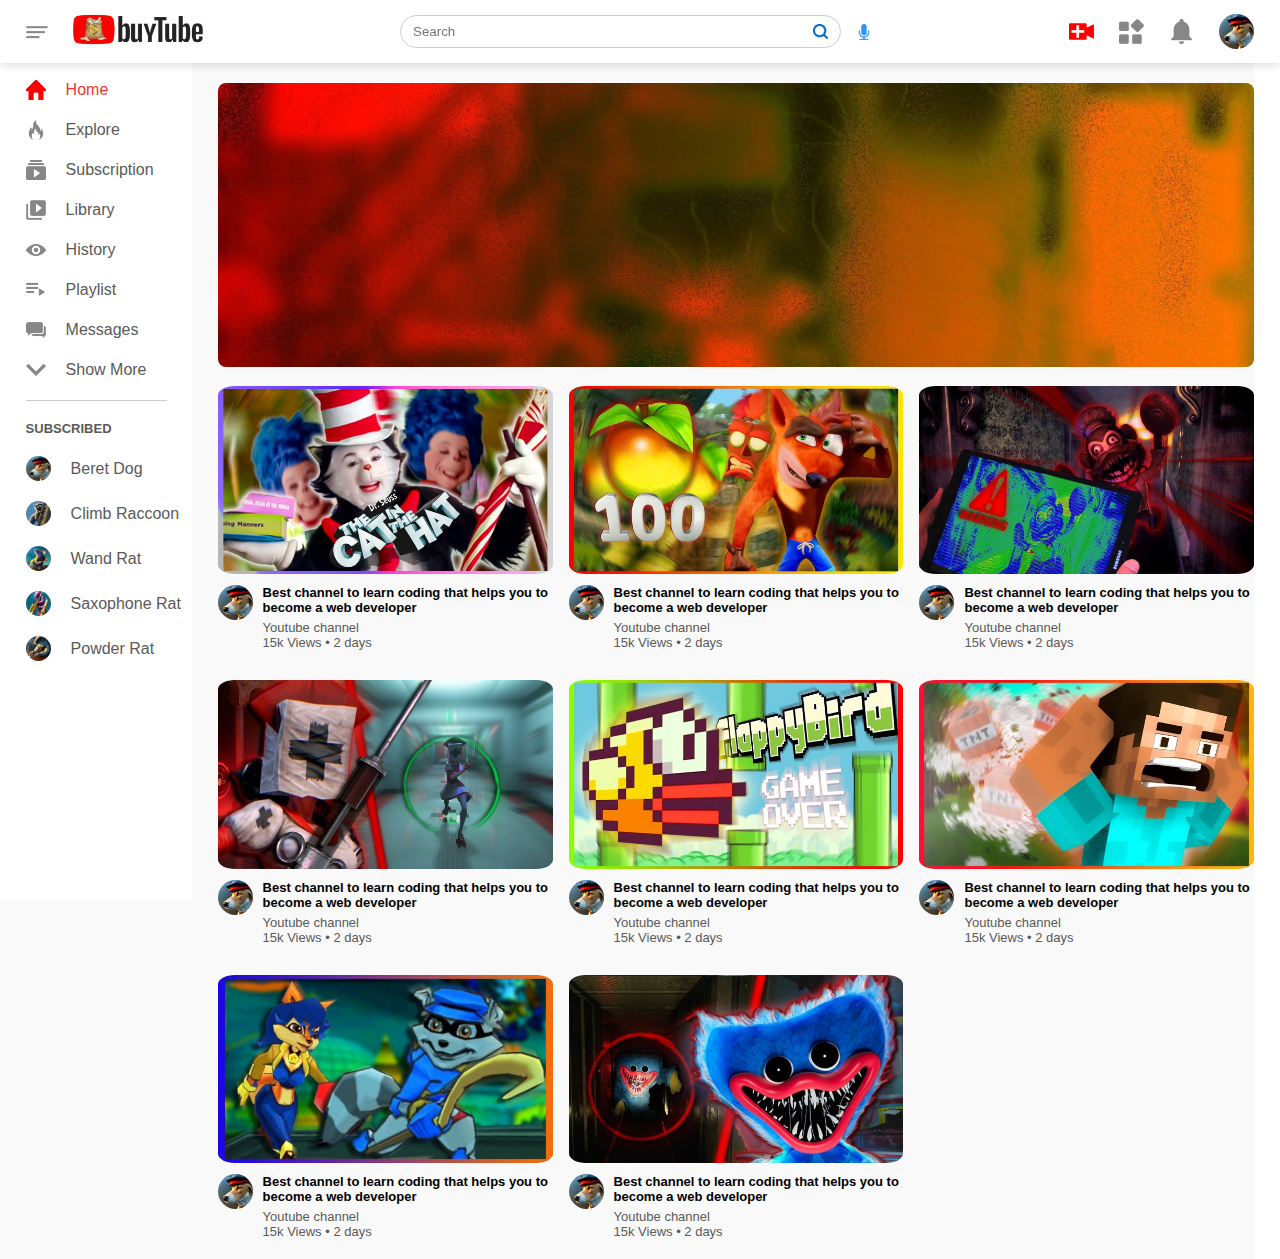
<file: index.html>
<!DOCTYPE html>
<html lang="en">
<head>
    <meta charset="UTF-8">
    <meta http-equiv="X-UA-Compatible" content="IE=edge">
    <meta name="viewport" content="width=device-width, initial-scale=1.0">
    <link rel="stylesheet" href="style.css">
    <title>SampleTube</title>
</head>
<body>
    <nav class="flex-div">
        <div class="nav-left flex-div">
            <img src="images/icons/menu.png" class="menu-icon">
            <a href="index.html"><img src="images/icons/logo.png" class="logo"></a>
        </div>
        <div class="nav-middle flex-div">
            <div class="search-box flex-div">
                <input type="text" placeholder="Search">
                <img src="images/icons/search.png">
            </div>
            <img src="images/icons/voice-search.png" class="mic-icon">
        </div>
        <div class="nav-right flex-div">
            <img src="images/icons/upload.png">
            <img src="images/icons/more.png">
            <img src="images/icons/notification.png">
            <img src="images/beret-dog.png" class="user-icon" onclick="toggleMenu()">

<!------- profile-drop-down-menu ------->
            
        </div>
        <div class="profile-menu-wrap" id="profileMenu">
            <div class="profile-menu">
                <div class="user-info">
                    <img src="images/beret-dog.png">
                    <div>
                        <h3>Beret dog</h3>
                        <a href="#">Your Account</a>
                    </div>
                </div>
                <hr>
                <a href="channel.html" class="profile-menu-link">
                    <img src="images/icons/user.png">
                    <p>Your Channel</p>
                    <span>></span>
                </a>
                <a href="#" class="profile-menu-link">
                    <img src="images/icons/switch_user.png">
                    <p>Switch Account</p>
                    <span>></span>
                </a>
                <a href="#" class="profile-menu-link">
                    <img src="images/icons/yt_studio.png">
                    <p>YouTube Studio</p>
                    <span>></span>
                </a>
                <a href="#" class="profile-menu-link">
                    <img src="images/icons/logout.png">
                    <p>Log Out</p>
                    <span>></span>
                </a>
            </div>
        </div>
    </nav>
    <!------- sidebar ------->
    <div class="sidebar">
        <div class="shortcut-links">
            <a href=""><img src="images/icons/home.png"><p>Home</p></a>
            <a href=""><img src="images/icons/explore.png"><p>Explore</p></a>
            <a href=""><img src="images/icons/subscription.png"><p>Subscription</p></a>
            <a href=""><img src="images/icons/library.png"><p>Library</p></a>
            <a href=""><img src="images/icons/history.png"><p>History</p></a>
            <a href=""><img src="images/icons/playlist.png"><p>Playlist</p></a>
            <a href=""><img src="images/icons/messages.png"><p>Messages</p></a>
            <a href=""><img src="images/icons/show-more.png"><p>Show More</p></a>
            <hr>
        </div>
        <div class="subscribed-list">
            <h3>SUBSCRIBED</h3>
            <a href=""><img src="images/beret-dog.png"><p>Beret Dog</p></a>
            <a href=""><img src="images/climb-raccoon.png"><p>Climb Raccoon</p></a>
            <a href=""><img src="images/wand-rat.png"><p>Wand Rat</p></a>
            <a href=""><img src="images/saxophone-rat.png"><p>Saxophone Rat</p></a>
            <a href=""><img src="images/powder-rat.png"><p>Powder Rat</p></a>
        </div>
    </div>

<!------- main ------->

<div class="container">
    <div class="banner">
        <img src="images/banner.jpg">
    </div>
    <div class="list-container">
        <div class="vid-list">
            <a href="play-video.html"><img src="images/thumbnails/cat-in-the-hat.jpg" class="thumbnail"></a>
            <div class="flex-div">
                <img src="images/beret-dog.png">
                <div class="vid-info">
                    <a href="play-video.html">Best channel to learn coding that helps you to become a web developer</a>
                    <p>Youtube channel</p>
                    <p>15k Views &bull; 2 days</p>
                </div>
            </div>
        </div>  
        <div class="vid-list">
            <a href="play-video.html"><img src="images/thumbnails/crash.jpg" class="thumbnail"></a>
            <div class="flex-div">
                <img src="images/beret-dog.png">
                <div class="vid-info">
                    <a href="">Best channel to learn coding that helps you to become a web developer</a>
                    <p>Youtube channel</p>
                    <p>15k Views &bull; 2 days</p>
                </div>
            </div>
        </div>  
        <div class="vid-list">
            <a href="play-video.html"><img src="images/thumbnails/dark-deception.jpg" class="thumbnail"></a>
            <div class="flex-div">
                <img src="images/beret-dog.png">
                <div class="vid-info">
                    <a href="">Best channel to learn coding that helps you to become a web developer</a>
                    <p>Youtube channel</p>
                    <p>15k Views &bull; 2 days</p>
                </div>
            </div>
        </div>  
        <div class="vid-list">
            <a href="play-video.html"><img src="images/thumbnails/dark-deception_2.jpg" class="thumbnail"></a>
            <div class="flex-div">
                <img src="images/beret-dog.png">
                <div class="vid-info">
                    <a href="">Best channel to learn coding that helps you to become a web developer</a>
                    <p>Youtube channel</p>
                    <p>15k Views &bull; 2 days</p>
                </div>
            </div>
        </div>  
        <div class="vid-list">
            <a href="play-video.html"><img src="images/thumbnails/flappy.jpg" class="thumbnail"></a>
            <div class="flex-div">
                <img src="images/beret-dog.png">
                <div class="vid-info">
                    <a href="">Best channel to learn coding that helps you to become a web developer</a>
                    <p>Youtube channel</p>
                    <p>15k Views &bull; 2 days</p>
                </div>
            </div>
        </div>  
        <div class="vid-list">
            <a href="play-video.html"><img src="images/thumbnails/minecraft.jpg" class="thumbnail"></a>
            <div class="flex-div">
                <img src="images/beret-dog.png">
                <div class="vid-info">
                    <a href="">Best channel to learn coding that helps you to become a web developer</a>
                    <p>Youtube channel</p>
                    <p>15k Views &bull; 2 days</p>
                </div>
            </div>
        </div>  
        <div class="vid-list">
            <a href="play-video.html"><img src="images/thumbnails/sly_3.jpg" class="thumbnail"></a>
            <div class="flex-div">
                <img src="images/beret-dog.png">
                <div class="vid-info">
                    <a href="">Best channel to learn coding that helps you to become a web developer</a>
                    <p>Youtube channel</p>
                    <p>15k Views &bull; 2 days</p>
                </div>
            </div>
        </div>  
        <div class="vid-list">
            <a href="play-video.html"><img src="images/thumbnails/vent.jpg" class="thumbnail"></a>
            <div class="flex-div">
                <img src="images/beret-dog.png">
                <div class="vid-info">
                    <a href="">Best channel to learn coding that helps you to become a web developer</a>
                    <p>Youtube channel</p>
                    <p>15k Views &bull; 2 days</p>
                </div>
            </div>
        </div>  
    </div>

</div>

<script src="script.js"></script>
</body>
</html>
</file>
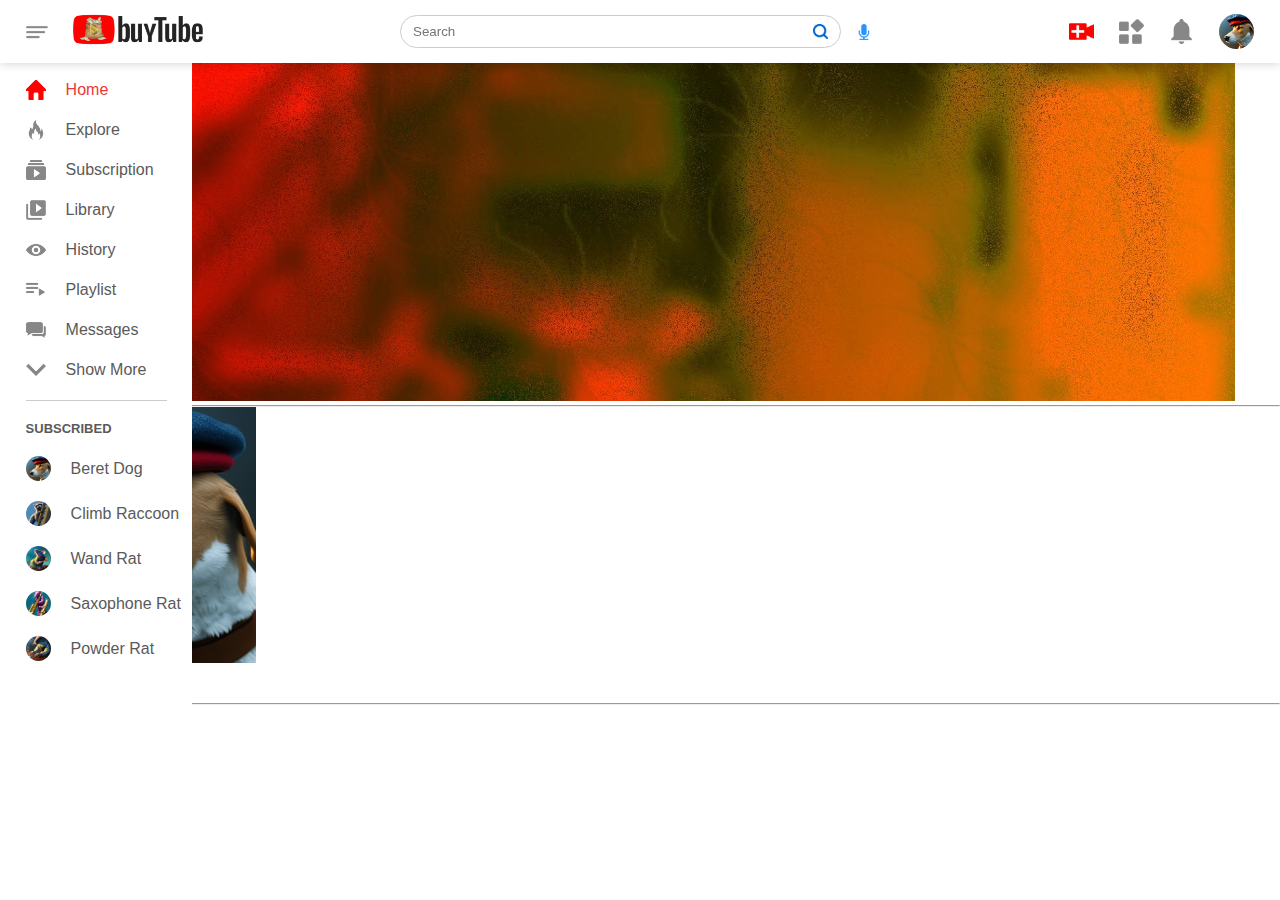
<file: channel.html>
<!DOCTYPE html>
<html lang="en">
<head>
    <meta charset="UTF-8">
    <meta http-equiv="X-UA-Compatible" content="IE=edge">
    <meta name="viewport" content="width=device-width, initial-scale=1.0">
    <link rel="stylesheet" href="style.css">
    <title>Your Channel</title>
</head>
<body>
    <nav class="flex-div">
        <div class="nav-left flex-div">
            <img src="images/icons/menu.png" class="menu-icon">
            <a href="index.html"><img src="images/icons/logo.png" class="logo"></a>
        </div>
        <div class="nav-middle flex-div">
            <div class="search-box flex-div">
                <input type="text" placeholder="Search">
                <img src="images/icons/search.png">
            </div>
            <img src="images/icons/voice-search.png" class="mic-icon">
        </div>
        <div class="nav-right flex-div">
            <img src="images/icons/upload.png">
            <img src="images/icons/more.png">
            <img src="images/icons/notification.png">
            <img src="images/beret-dog.png" class="user-icon" onclick="toggleMenu()">

<!------- profile-drop-down-menu ------->
            
        </div>
        <div class="profile-menu-wrap" id="profileMenu">
            <div class="profile-menu">
                <div class="user-info">
                    <img src="images/beret-dog.png">
                    <div>
                        <h3>Beret dog</h3>
                        <a href="#">Your Account</a>
                    </div>
                </div>
                <hr>
                <a href="#" class="profile-menu-link">
                    <img src="images/icons/user.png">
                    <p>Your Channel</p>
                    <span>></span>
                </a>
                <a href="#" class="profile-menu-link">
                    <img src="images/icons/switch_user.png">
                    <p>Switch Account</p>
                    <span>></span>
                </a>
                <a href="#" class="profile-menu-link">
                    <img src="images/icons/yt_studio.png">
                    <p>YouTube Studio</p>
                    <span>></span>
                </a>
                <a href="#" class="profile-menu-link">
                    <img src="images/icons/logout.png">
                    <p>Log Out</p>
                    <span>></span>
                </a>
            </div>
        </div>
    </nav>
    <div class="channel-banner">
        <img src="images/banner.jpg">
        <hr>
    </div>
    <div class="channel-pfp">
        <img src="images/beret-dog.png">
        <p>Beret dog</p>
        <span>500.k subscribers</span>
        <hr>
    </div>
    <!------- sidebar ------->
    <div class="sidebar">
        <div class="shortcut-links">
            <a href=""><img src="images/icons/home.png"><p>Home</p></a>
            <a href=""><img src="images/icons/explore.png"><p>Explore</p></a>
            <a href=""><img src="images/icons/subscription.png"><p>Subscription</p></a>
            <a href=""><img src="images/icons/library.png"><p>Library</p></a>
            <a href=""><img src="images/icons/history.png"><p>History</p></a>
            <a href=""><img src="images/icons/playlist.png"><p>Playlist</p></a>
            <a href=""><img src="images/icons/messages.png"><p>Messages</p></a>
            <a href=""><img src="images/icons/show-more.png"><p>Show More</p></a>
            <hr>
        </div>
        <div class="subscribed-list">
            <h3>SUBSCRIBED</h3>
            <a href=""><img src="images/beret-dog.png"><p>Beret Dog</p></a>
            <a href=""><img src="images/climb-raccoon.png"><p>Climb Raccoon</p></a>
            <a href=""><img src="images/wand-rat.png"><p>Wand Rat</p></a>
            <a href=""><img src="images/saxophone-rat.png"><p>Saxophone Rat</p></a>
            <a href=""><img src="images/powder-rat.png"><p>Powder Rat</p></a>
        </div>
    </div>
    



<script src="script.js"></script>
</body>
</html>
</file>
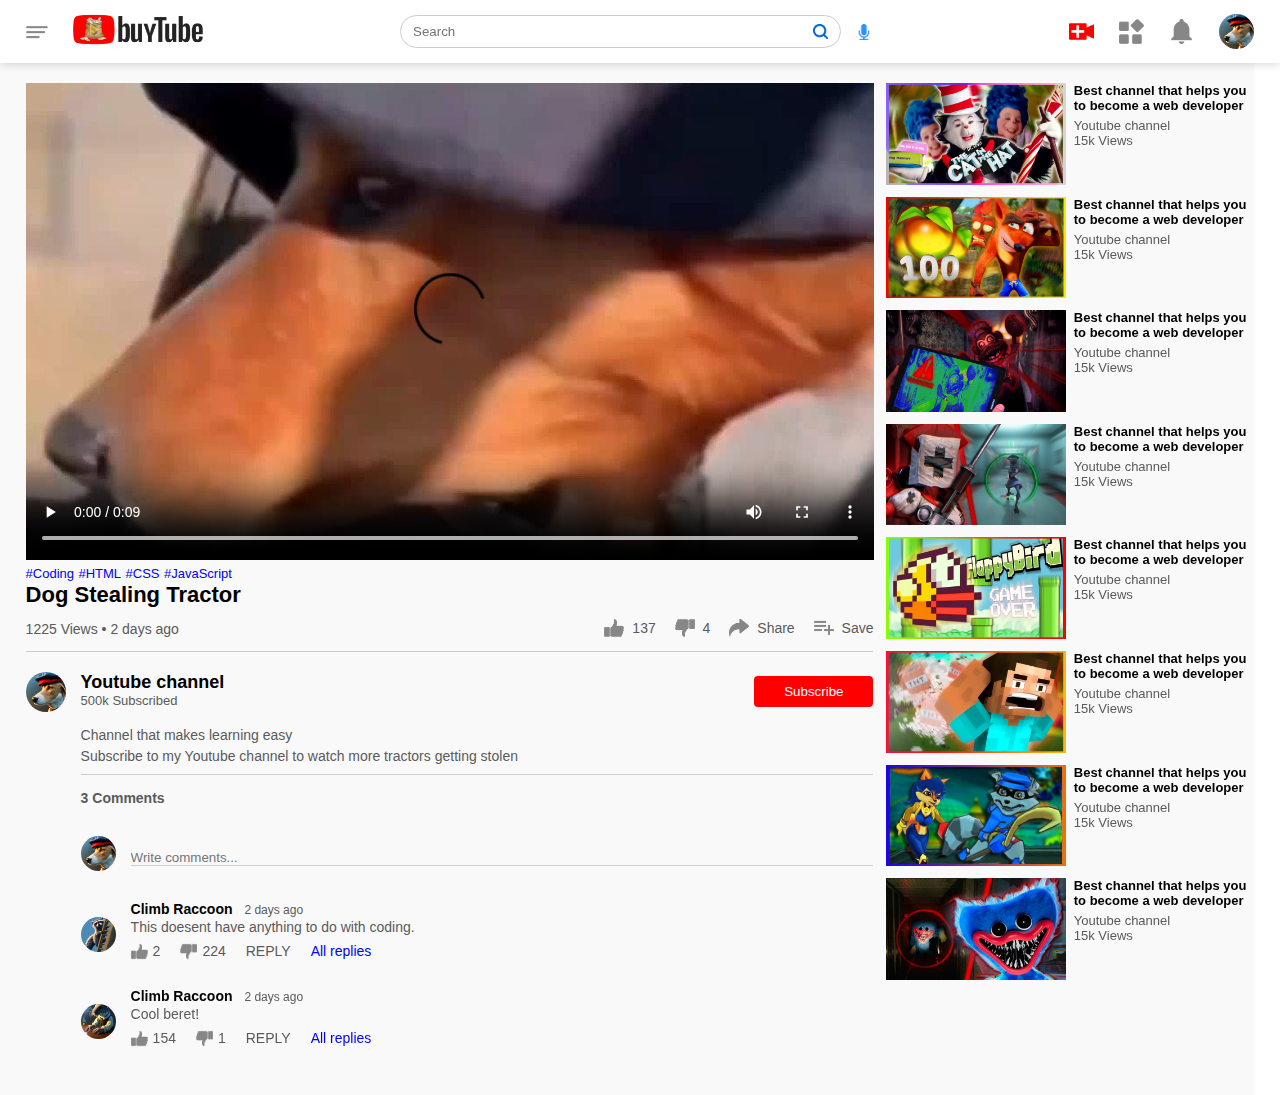
<file: play-video.html>
<!DOCTYPE html>
<html lang="en">
<head>
    <meta charset="UTF-8">
    <meta http-equiv="X-UA-Compatible" content="IE=edge">
    <meta name="viewport" content="width=device-width, initial-scale=1.0">
    <link rel="stylesheet" href="style.css">
    <title>Playing Video - SampleTube</title>
</head>
<body>
    <nav class="flex-div">
        <div class="nav-left flex-div">
            <img src="images/icons/menu.png" class="menu-icon">
            <a href="index.html"><img src="images/icons/logo.png" class="logo"></a>
        </div>
        <div class="nav-middle flex-div">
            <div class="search-box flex-div">
                <input type="text" placeholder="Search">
                <img src="images/icons/search.png">
            </div>
            <img src="images/icons/voice-search.png" class="mic-icon">
        </div>
        <div class="nav-right flex-div">
            <img src="images/icons/upload.png">
            <img src="images/icons/more.png">
            <img src="images/icons/notification.png">
            <img src="images/beret-dog.png" class="user-icon" onclick="toggleMenu()">

<!------- profile-drop-down-menu ------->
            
        </div>
        <div class="profile-menu-wrap" id="profileMenu">
            <div class="profile-menu">
                <div class="user-info">
                    <img src="images/beret-dog.png">
                    <div>
                        <h3>Beret dog</h3>
                        <a href="#">Your Account</a>
                    </div>
                </div>
                <hr>
                <a href="#" class="profile-menu-link">
                    <img src="images/icons/user.png">
                    <p>Your Channel</p>
                    <span>></span>
                </a>
                <a href="#" class="profile-menu-link">
                    <img src="images/icons/switch_user.png">
                    <p>Switch Account</p>
                    <span>></span>
                </a>
                <a href="#" class="profile-menu-link">
                    <img src="images/icons/yt_studio.png">
                    <p>YouTube Studio</p>
                    <span>></span>
                </a>
                <a href="#" class="profile-menu-link">
                    <img src="images/icons/logout.png">
                    <p>Log Out</p>
                    <span>></span>
                </a>
            </div>
        </div>
    </nav>

<div class="container play-container">
    <div class="row">
        <div class="play-video">
            <!-- <link controls autoplay>
                <iframe width="1050" height="490" src="https://www.youtube.com/embed/K4TOrB7at0Y" title="YouTube video player" frameborder="0" allow="accelerometer; autoplay; clipboard-write; encrypted-media; gyroscope; picture-in-picture; web-share" allowfullscreen></iframe>
            </link> -->
            <video controls autoplay>
                <source src="videos/sample_video.mp4" type="video/mp4">
            </video>
            <div class="tags">
                <a href="">#Coding</a> <a href="">#HTML</a> <a href="">#CSS</a> <a href="">#JavaScript</a>
            </div>
            <h3>Dog Stealing Tractor</h3>
            <div class="play-video-info">
                <p>1225 Views &bull; 2 days ago</p>
                <div>
                    <a href=""><img src="images/icons/like.png">137</a>
                    <a href=""><img src="images/icons/dislike.png">4</a>
                    <a href=""><img src="images/icons/share.png">Share</a>
                    <a href=""><img src="images/icons/save.png">Save</a>
                </div>
            </div>
            <hr>
            <div class="publisher">
                <img src="images/beret-dog.png">
                <div>
                    <p>Youtube channel</p>
                    <span>500k Subscribed</span>
                </div>
                <button type="button">Subscribe</button>
            </div>
            <div class="video-description">
                <p>Channel that makes learning easy</p>
                <p>Subscribe to my Youtube channel to watch more tractors getting stolen</p>
                <hr>
                <h4>3 Comments</h4>
                <div class="add-comment">
                    <img src="images/beret-dog.png">
                    <input type="text" placeholder="Write comments...">
                </div>
                <div class="old-comment">
                    <img src="images/climb-raccoon.png">
                    <div>
                        <h3>Climb Raccoon <span>2 days ago</span></h3>
                        <p>This doesent have anything to do with coding.</p>
                        <div class="comment-action">
                            <img src="images/icons/like.png">
                            <span>2</span>
                            <img src="images/icons/dislike.png">
                            <span>224</span>
                            <span>REPLY</span>
                            <a href="">All replies</a>
                        </div>
                    </div>
                </div>
                <div class="old-comment">
                    <img src="images/powder-rat.png">
                    <div>
                        <h3>Climb Raccoon <span>2 days ago</span></h3>
                        <p>Cool beret!</p>
                        <div class="comment-action">
                            <img src="images/icons/like.png">
                            <span>154</span>
                            <img src="images/icons/dislike.png">
                            <span>1</span>
                            <span>REPLY</span>
                            <a href="">All replies</a>
                        </div>
                    </div>
                </div>
            </div>
        </div>
        <div class="right-sidebar">
            <div class="side-video-list">
                <a href="" class="small-thumbnail"><img src="images/thumbnails/cat-in-the-hat.jpg"></a>
                <div class="vid-info">
                    <a href="">Best channel that helps you to become a web developer</a>
                    <p>Youtube channel</p>
                    <p>15k Views</p>
                </div>
            </div>
            <div class="side-video-list">
                <a href="" class="small-thumbnail"><img src="images/thumbnails/crash.jpg"></a>
                <div class="vid-info">
                    <a href="">Best channel that helps you to become a web developer</a>
                    <p>Youtube channel</p>
                    <p>15k Views</p>
                </div>
            </div>
            <div class="side-video-list">
                <a href="" class="small-thumbnail"><img src="images/thumbnails/dark-deception.jpg"></a>
                <div class="vid-info">
                    <a href="">Best channel that helps you to become a web developer</a>
                    <p>Youtube channel</p>
                    <p>15k Views</p>
                </div>
            </div>
            <div class="side-video-list">
                <a href="" class="small-thumbnail"><img src="images/thumbnails/dark-deception_2.jpg"></a>
                <div class="vid-info">
                    <a href="">Best channel that helps you to become a web developer</a>
                    <p>Youtube channel</p>
                    <p>15k Views</p>
                </div>
            </div>
            <div class="side-video-list">
                <a href="" class="small-thumbnail"><img src="images/thumbnails/flappy.jpg"></a>
                <div class="vid-info">
                    <a href="">Best channel that helps you to become a web developer</a>
                    <p>Youtube channel</p>
                    <p>15k Views</p>
                </div>
            </div>
            <div class="side-video-list">
                <a href="" class="small-thumbnail"><img src="images/thumbnails/minecraft.jpg"></a>
                <div class="vid-info">
                    <a href="">Best channel that helps you to become a web developer</a>
                    <p>Youtube channel</p>
                    <p>15k Views</p>
                </div>
            </div>
            <div class="side-video-list">
                <a href="" class="small-thumbnail"><img src="images/thumbnails/sly_3.jpg"></a>
                <div class="vid-info">
                    <a href="">Best channel that helps you to become a web developer</a>
                    <p>Youtube channel</p>
                    <p>15k Views</p>
                </div>
            </div>
            <div class="side-video-list">
                <a href="" class="small-thumbnail"><img src="images/thumbnails/vent.jpg"></a>
                <div class="vid-info">
                    <a href="">Best channel that helps you to become a web developer</a>
                    <p>Youtube channel</p>
                    <p>15k Views</p>
                </div>
            </div>
        </div>
    </div>
</div>
<script src="script.js"></script>
    
</body>
</html>
</file>
<file: style.css>
*{
    margin: 0;
    padding: 0;
    font-family: 'poppuns', sans-serif;
    box-sizing: border-box;
}
a{
    text-decoration: none;
    color: #5a5a5a;
}
img{
    cursor: cell;
}
.flex-div{
    display: flex;
    align-items: center;
}
nav{
    padding: 10px 2%;
    justify-content: space-between;
    box-shadow: 0 0 10px rgba(0, 0, 0, 0.2);
    background: #fff;
    position: sticky;
    top: 0;
    z-index: 10;
}
.nav-right img{
    width: 25px;
    margin-right: 25px;
}
.nav-right .user-icon{
    width: 35px;
    border-radius: 50%;
    margin-right: 0;
}
.nav-left .menu-icon{
    width: 22px;
    margin-right: 25px;
}
.nav-left .logo{
    width: 130px;
}
.nav-middle .mic-icon{
    width: 16px;
}
.nav-middle .search-box{
    border: 1px solid #ccc;
    margin-right: 15px;
    padding: 8px 12px;
    border-radius: 25px;
}
.nav-middle .search-box input{
    width: 400px;
    border: 0;
    outline: 0;
    background: transparent;
}
.nav-middle .search-box img{
    width: 15px;
}

/* ----- profile-drop-down-menu ----- */

.profile-menu-wrap{
    position: absolute;
    top: 85%;
    right: 1.3%;
    width: 320px;
    max-height: 0;
    overflow: hidden;
    transition: max-height 0.5s;
}
.profile-menu-wrap.open-menu{
    max-height: 400px;
}
.profile-menu{
    background: #222;
    color: #fff;
    padding: 20px;
    margin: 10px;
}
.user-info{
    display: flex;
    align-items: center;
}
.user-info img{
    width: 50px;
    border-radius: 50%;
    margin-right: 15px;
}
.user-info h3{
    font-weight: 500;
    margin-bottom: 0;
}
.user-info a{
    color: #c9dbf8;
    font-size: 12px;
}
.profile-menu hr{
    border: 0;
    height: 1px;
    width: 100%;
    background: #fff;
    margin: 15px 0 10px;
}
.profile-menu-link{
    display: flex;
    align-items: center;
    color: #fff;
    margin: 12px 0;
    font-size: 14px;
    cursor: cell;
}
.profile-menu-link p{
    width: 100%;
}
.profile-menu-link img{
    width: 35px;
    border-radius: 50%;
    margin-right: 15px;
}

/*----- sidebar -----*/

.sidebar{
    background: #fff;
    width: 15%;
    height: 100vh;
    position: fixed;
    top: 0;
    padding-left: 2%;
    padding-top: 80px;
    transition: width 0.4s;
}
.shortcut-links a img{
    width: 20px;
    margin-right: 20px;
}
.shortcut-links a{
    display: flex;
    align-items: center;
    margin-bottom: 20px;
    width: fit-content;
    flex-wrap: wrap;
    cursor: cell;
}
.shortcut-links a:first-child{
    color: #ed3833;
}
.sidebar hr{
    border: 0;
    height: 1px;
    background-color: #ccc;
    width: 85%;
}
.subscribed-list h3{
    font-size: 13px;
    margin: 20px 0;
    color: #5a5a5a;
}
.subscribed-list a{
    display: flex;
    align-items: center;
    margin-bottom: 20px;
    width: fit-content;
    flex-wrap: wrap;
    cursor: cell;
}
.subscribed-list a img{
    width: 25px;
    border-radius: 50%;
    margin-right: 20px;
}
.small-sidebar{
    width: 5%;
}
.small-sidebar a p{
    display: none;
}
.small-sidebar h3{
    display: none;
}
.small-sidebar hr{
    width: 50%;
    margin-bottom: 25px;
}

/*----- main -----*/

.container{
    background: #f9f9f9;
    padding-left: 17%;
    margin-right: 2%;
    padding-top: 20px;
    padding-bottom: 20px;
    transition: padding-left 0.3s;
}
.large-container{
    padding-left: 7%;
}
.banner{
    width: 100%;
}
.banner img{
    width: 100%;
    border-radius: 8px;
}
.list-container{
    display: grid;
    grid-template-columns: repeat(auto-fit, minmax(250px, 1fr));
    grid-column-gap: 16px;
    grid-row-gap: 30px;
    margin-top: 15px;
}
.vid-list .thumbnail{
    width: 100%;
    border-radius: 5%;
}
.vid-list .flex-div{
    align-items: flex-start;
    margin-top: 7px;
}
.vid-list .flex-div img{
    width: 35px;
    margin-right: 10px;
    border-radius: 50px;
}
.vid-info{
    color: #5a5a5a;
    font-size: 13px;
}
.vid-info a{
    color: #000;
    font-weight: 600;
    display: grid;
    margin-bottom: 5px;
}

@media (max-width: 900px){
    .menu-icon{
        display: none;
    }
    .sidebar{
        display: none;
    }
    .container, .large-container{
        padding-left: 5%;
        padding-right: 5%;
    }
    .nav-right img{
        display: none;
    }
    .nav-right .user-icon{
        display: block;
        width: 30px;
    }
    .nav-middle .search-box input{
        width: 100px;
    }
    .nav-middle .mic-icon{
        display: none;
    }
    .logo{
        width: 90px;
    }
}

/*----- play video page -----*/

.play-container{
    padding-left: 2%;
}
.row{
    display: flex;
    justify-content: space-between;
    flex-wrap: wrap;
}
.play-video{
    flex-basis: 69%;
}
.right-sidebar{
    flex-basis: 30%;
}
.play-video video{
    width: 100%;
}
.side-video-list{
    display: flex;
    justify-content: space-between;
    margin-bottom: 8px;
}
.side-video-list img{
    width: 100%;
}
.side-video-list .small-thumbnail{
    flex-basis: 49%;
}
.side-video-list .vid-info{
    flex-basis: 49%;
}
.play-video .tags a{
    color: #0000ff;
    font-size: 13px;
    cursor: cell;
}
.play-video h3{
    font-weight: 600;
    font-size: 22px;
}
.play-video .play-video-info{
    display: flex;
    align-items: center;
    justify-content: space-between;
    flex-wrap: wrap;
    margin-top: 10px;
    font-size: 14px;
    color: #5a5a5a;
}
.play-video .play-video-info a img{
    width: 20px;
    margin-right: 8px;
}
.play-video .play-video-info a{
    display: inline-flex;
    align-items: center;
    margin-left: 15px;
    cursor: cell;
}
.play-video hr{
    border: 0;
    height: 1px;
    background: #ccc;
    margin: 10px 0;
}
.publisher{
    display: flex;
    align-items: center;
    margin-top: 20px;
}
.publisher div{
    flex: 1;
    line-height: 18px;
}
.publisher img{
    width: 40px;
    border-radius: 50%;
    margin-right: 15px;
}
.publisher div p{
    color: #000;
    font-weight: 600;
    font-size: 18px;
}
.publisher div span{
    font-size: 13px;
    color: #5a5a5a;
}
.publisher button{
    background: red;
    color: #fff;
    padding: 8px 30px;
    border: 0;
    outline: 0;
    border-radius: 4px;
    cursor: cell;
    transition: 0.5s;
}
.publisher button:hover{
    background: rgb(144, 0, 0);
    border-radius: 8px;
}
.video-description{
    padding-left: 55px;
    margin: 15px 0;
}
.video-description p{
    font-size: 14px;
    margin-bottom: 5px;
    color: #5a5a5a;
}
.video-description h4{
    font-size: 14px;
    color: #5a5a5a;
    margin-top: 15px;
}
.add-comment{
    display: flex;
    align-items: center;
    margin: 30px 0;
}
.add-comment img{
    width: 35px;
    border-radius: 50%;
    margin-right: 15px;
}
.add-comment input{
    border: 0;
    outline: 0;
    border-bottom: 1px solid #ccc;
    width: 100%;
    padding-top: 10px;
    background: transparent;
}
.old-comment{
    display: flex;
    align-items: center;
    margin: 20px 0;
}
.old-comment img{
    width: 35px;
    border-radius: 50%;
    margin-right: 15px;
}
.old-comment h3{
    font-size: 14px;
    margin-bottom: 2px;
}
.old-comment h3 span{
    font-size: 12px;
    color: #5a5a5a;
    font-weight: 500;
    margin-left: 8px;
}
.old-comment .comment-action{
    display: flex;
    align-items: center;
    margin: 8px 0;
    font-size: 14px;
}
.old-comment .comment-action img{
    border-radius: 0;
    width: 17px;
    margin-right: 5px;
}
.old-comment .comment-action span{
    margin-right: 20px;
    color: #5a5a5a;
}
.old-comment .comment-action a{
    color: #0000ff;
    cursor: cell;
}
@media (max-width:900px){
    .play-video{
        flex-basis: 100%;
    }
    .right-sidebar{
        flex-basis: 100%;
    }
    .play-container{
        padding-left: 5%;
    }
    .video-description{
        padding-left: 0;
    }
    .play-video .play-video-info a{
        margin-left: 0;
        margin-right: 15px;
        margin-top: 15px;
    }
}

/* ----- your-channel -----

.channel-banner{
    margin-top: -10%;
}
.channel-banner img{
    width: 100%;
}
.channel-banner hr{
    border: 0;
    height: 3px;
    width: 100%;
    background: red;
    margin: -4px;
}
.channel-pfp{
    display: flex;
    align-items: center;
    margin-left: 15%;
    margin-top: 1%;
}
.channel-pfp img{
    width: 75px;
    border-radius: 50%;
}
.channel-pfp p{
    color: #000;
    font-weight: 600;
    font-size: 18px;
    margin-left: 25px;
}
.channel-pfp span{
    display: flex;
    font-size: 12px;
    color: #5a5a5a;
    font-weight: 500;
    margin-top: 45px;
    margin-left: 6.3%;
    position: absolute;
}
.channel-pfp hr{
    border: 0;
    height: 3px;
    width: 100%;
    background: #222;
    margin-top: 6%;
    position: fixed;
} */
</file>
